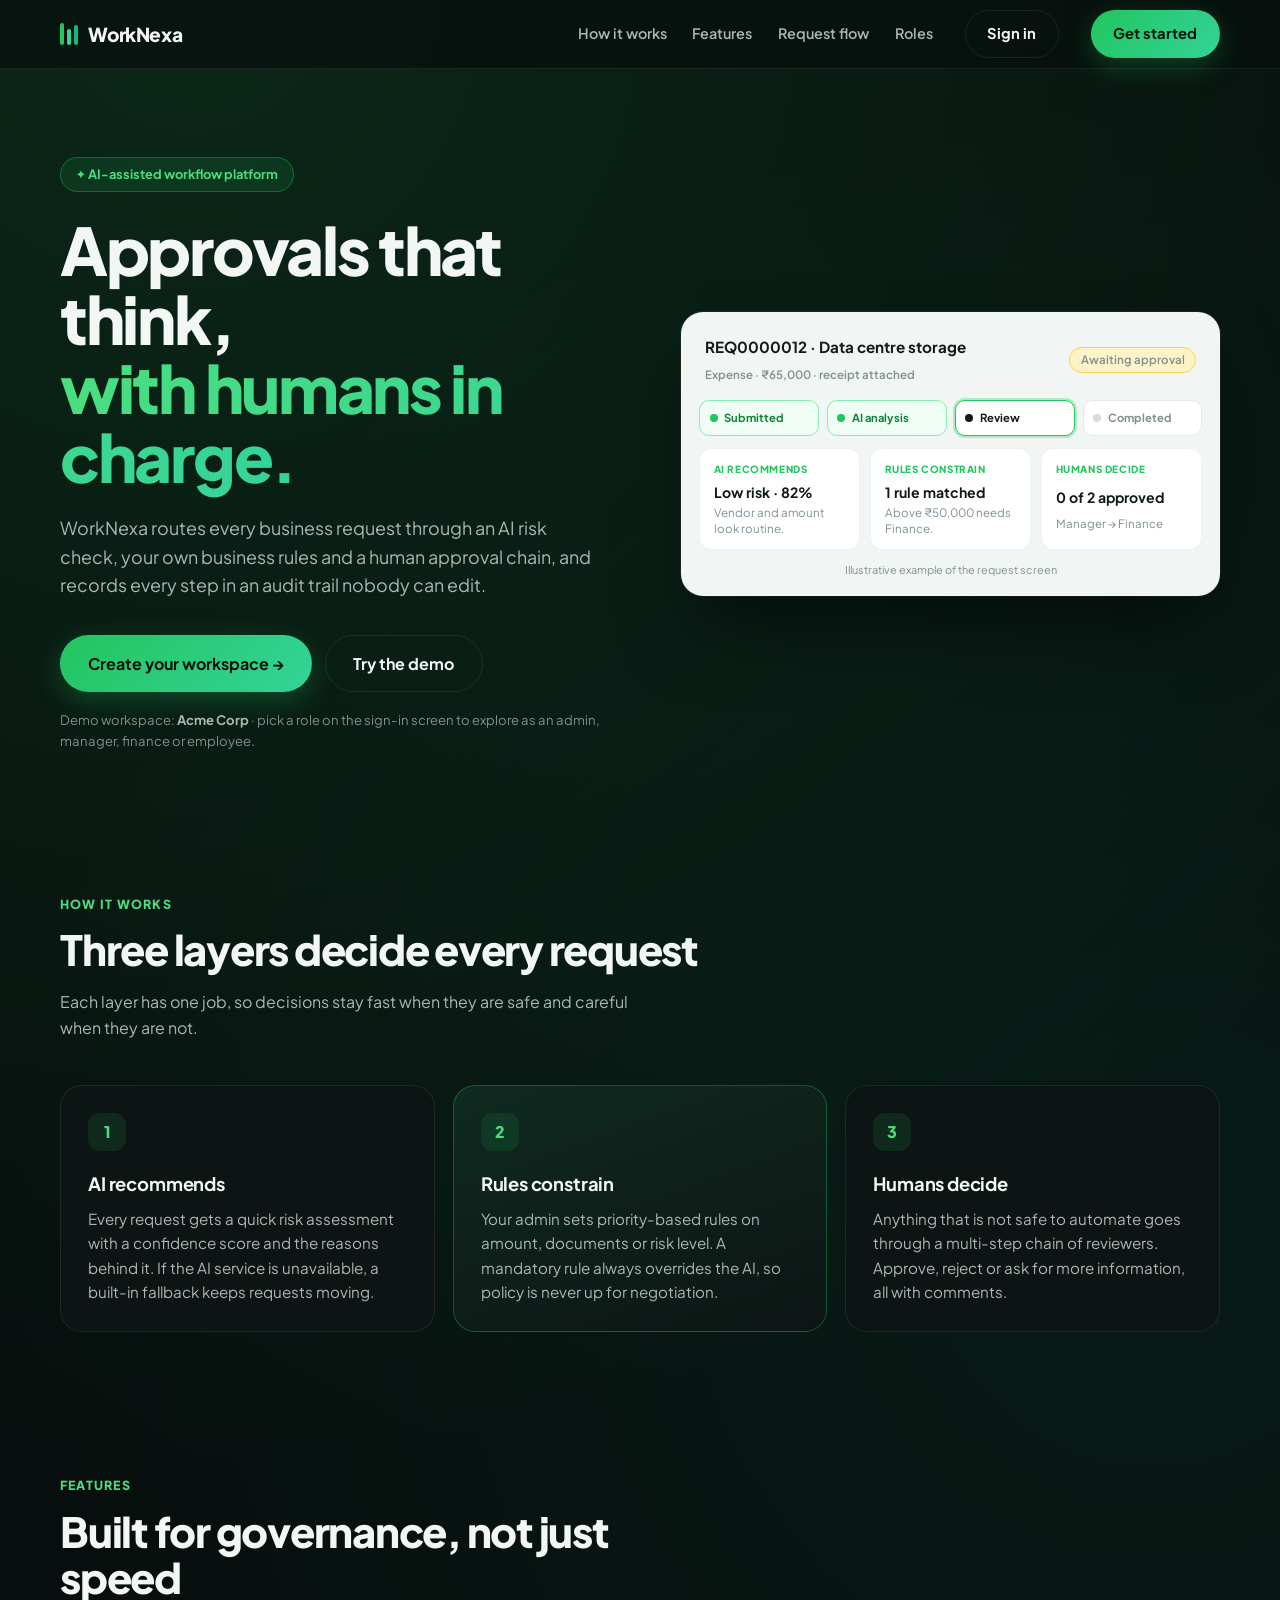
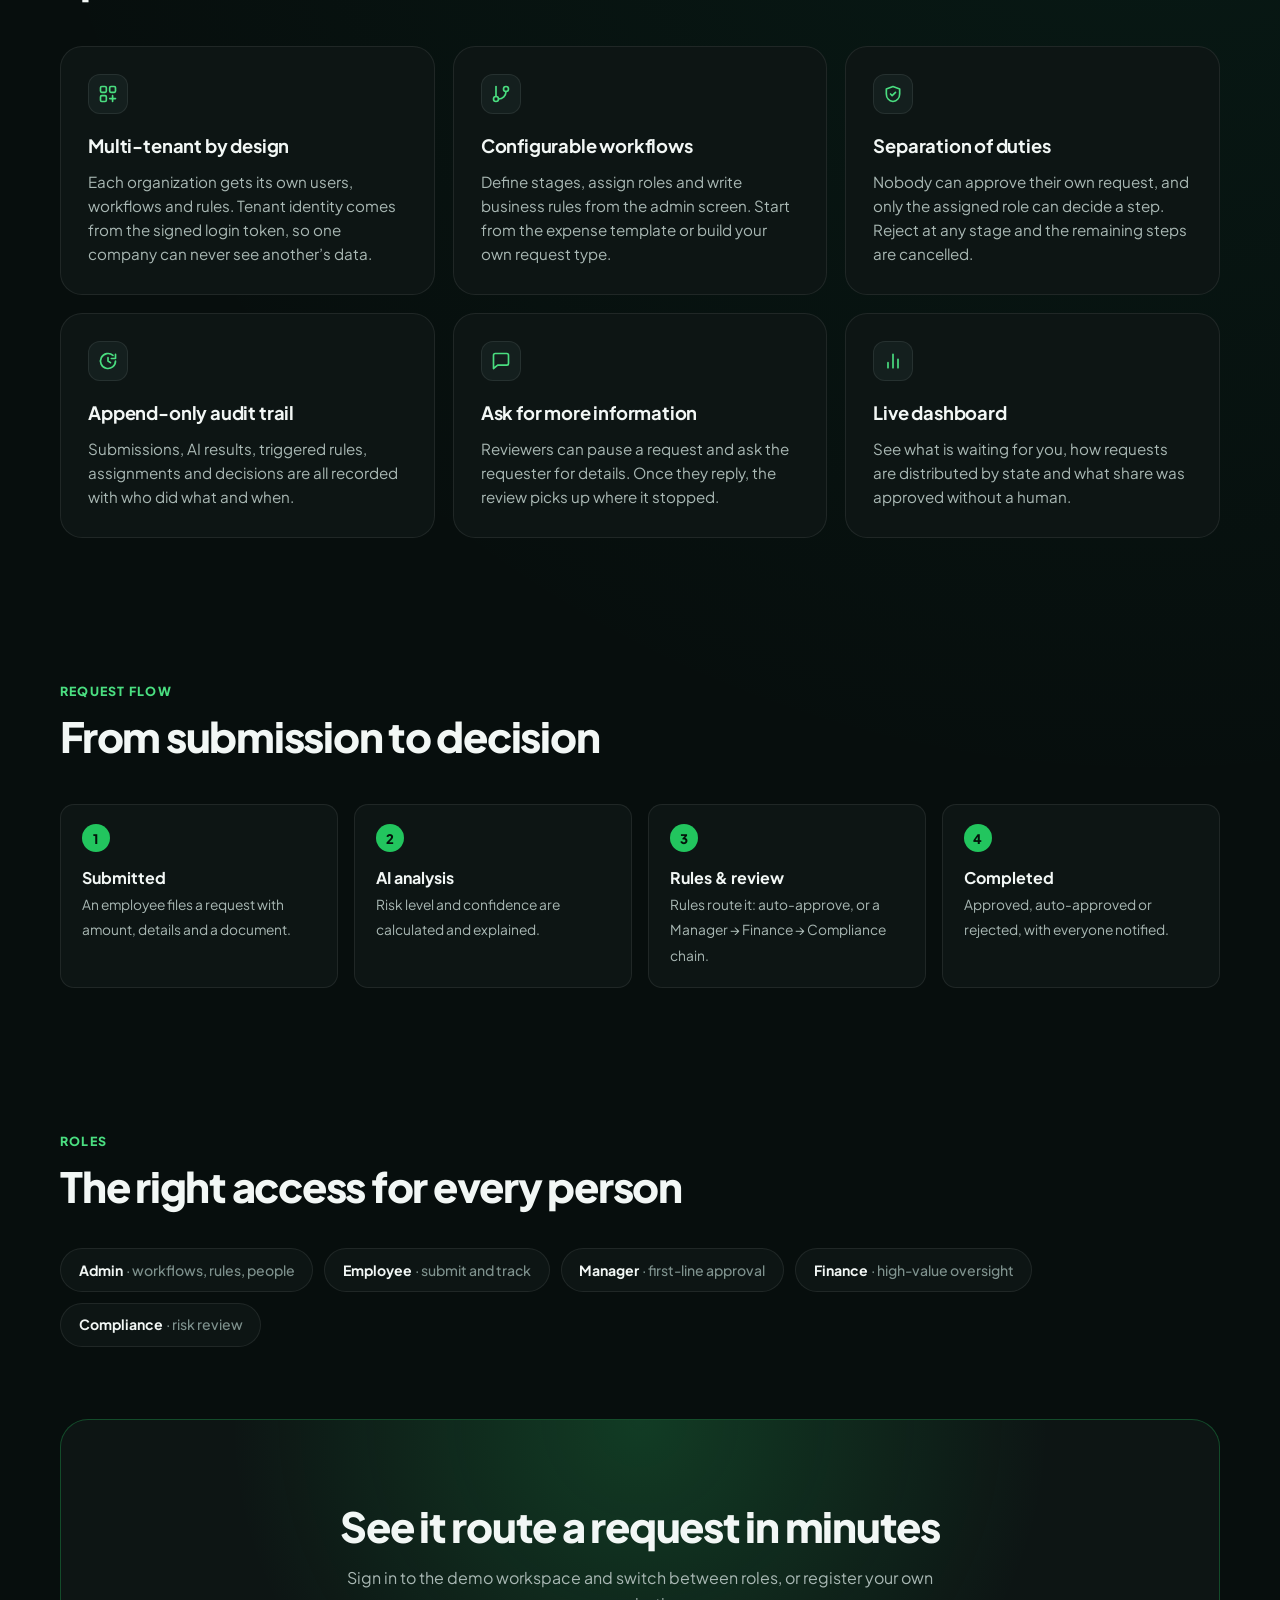
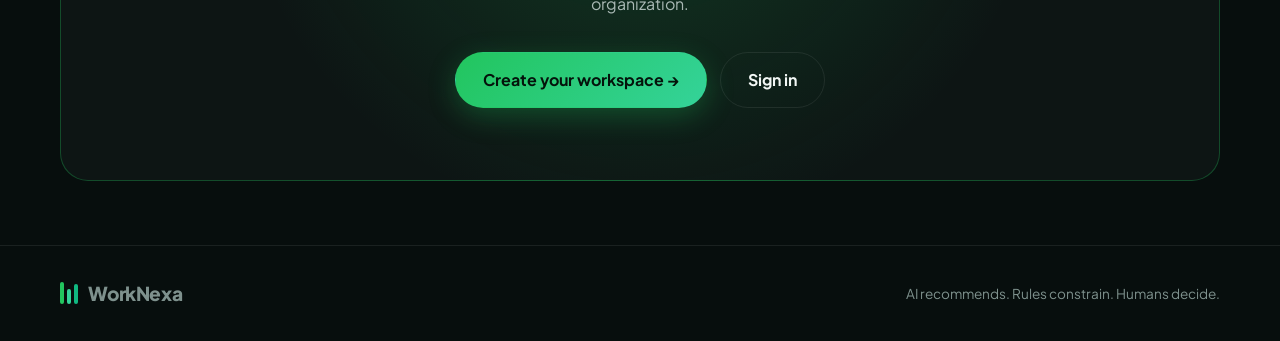
<file: src/main/resources/static/index.html>
<!doctype html>
<html lang="en">
<head>
  <meta charset="utf-8">
  <meta name="viewport" content="width=device-width, initial-scale=1">
  <title>WorkNexa — AI-Assisted Workflow Automation</title>
  <meta name="description" content="AI recommends, rules constrain, and humans decide. A multi-tenant workflow platform with configurable rules, approval chains and an append-only audit trail.">
  <link rel="icon" href="data:image/svg+xml,%3Csvg xmlns='http://www.w3.org/2000/svg' viewBox='0 0 32 32'%3E%3Crect width='32' height='32' rx='8' fill='%230f1717'/%3E%3Crect x='8' y='7' width='3.5' height='18' rx='1.75' fill='%2322c55e'/%3E%3Crect x='14.25' y='11' width='3.5' height='14' rx='1.75' fill='%2334d399'/%3E%3Crect x='20.5' y='6' width='3.5' height='19' rx='1.75' fill='%2310b981'/%3E%3C/svg%3E">
  <link rel="preconnect" href="https://fonts.googleapis.com">
  <link rel="preconnect" href="https://fonts.gstatic.com" crossorigin>
  <link href="https://fonts.googleapis.com/css2?family=Plus+Jakarta+Sans:wght@400;500;600;700;800&display=swap" rel="stylesheet">
  <style>
    :root {
      --bg: #070e0d; --surface: #0d1514; --surface-2: #141f1e; --line: rgba(255,255,255,.08);
      --text: #f2f7f5; --text-2: #a9b8b4; --text-3: #7e918d;
      --accent: #22c55e; --accent-light: #4ade80; --accent-mint: #34d399; --accent-soft: rgba(34,197,94,.12);
      --canvas: #f1f5f3; --ink: #111a19;
      --r: 14px; --r-lg: 22px; --font: 'Plus Jakarta Sans', system-ui, -apple-system, sans-serif;
    }
    * { box-sizing: border-box; }
    html { scroll-behavior: smooth; }
    body { margin: 0; background: var(--bg); color: var(--text); font: 16px/1.6 var(--font); -webkit-font-smoothing: antialiased;
      background-image: radial-gradient(circle at 15% 0%, rgba(34,197,94,.14) 0, transparent 40%), radial-gradient(circle at 90% 35%, rgba(16,185,129,.08) 0, transparent 45%); }
    a { color: inherit; text-decoration: none; }
    h1, h2, h3, p { margin: 0; }
    .wrap { width: min(1160px, 100% - 3rem); margin-inline: auto; }

    /* Nav */
    nav { position: sticky; top: 0; z-index: 20; backdrop-filter: blur(14px); background: rgba(7,14,13,.72); border-bottom: 1px solid var(--line); }
    .nav-in { display: flex; align-items: center; gap: 2rem; height: 68px; }
    .brand { display: flex; align-items: center; gap: .65rem; font-weight: 800; font-size: 1.2rem; letter-spacing: -.02em; }
    .bars { display: flex; align-items: flex-end; gap: 3px; height: 22px; }
    .bars i { width: 4px; border-radius: 3px; background: var(--accent); }
    .bars i:nth-child(1) { height: 100%; } .bars i:nth-child(2) { height: 72%; background: var(--accent-mint); } .bars i:nth-child(3) { height: 92%; background: #10b981; }
    .links { display: flex; gap: 1.6rem; margin-left: auto; font-size: .9rem; font-weight: 600; color: var(--text-2); }
    .links a:hover { color: var(--text); }
    .btn { display: inline-flex; align-items: center; gap: .5rem; font: inherit; font-weight: 700; font-size: .92rem; padding: .7rem 1.35rem; border-radius: 999px; border: 1px solid var(--line); color: var(--text); background: transparent; cursor: pointer; transition: transform .15s, background .15s; }
    .btn:hover { transform: translateY(-1px); background: rgba(255,255,255,.06); }
    .btn.solid { background: linear-gradient(135deg, var(--accent), var(--accent-mint)); color: #04130b; border-color: transparent; box-shadow: 0 8px 28px rgba(34,197,94,.28); }
    .btn.solid:hover { background: linear-gradient(135deg, var(--accent-light), var(--accent-mint)); }
    .btn.lg { padding: .9rem 1.7rem; font-size: 1rem; }

    /* Hero */
    .hero { padding: 5.5rem 0 4.5rem; display: grid; grid-template-columns: 1.05fr 1fr; gap: 3.5rem; align-items: center; }
    .badge { display: inline-flex; gap: .4rem; align-items: center; font-size: .8rem; font-weight: 700; color: var(--accent-light); background: var(--accent-soft); border: 1px solid rgba(34,197,94,.35); padding: .4rem .9rem; border-radius: 999px; margin-bottom: 1.5rem; }
    h1 { font-size: clamp(2.5rem, 5.2vw, 4.1rem); line-height: 1.05; font-weight: 800; letter-spacing: -.035em; }
    .grad { background: linear-gradient(90deg, var(--accent-light), var(--accent-mint)); -webkit-background-clip: text; background-clip: text; color: transparent; }
    .lead { margin-top: 1.4rem; font-size: 1.12rem; color: var(--text-2); max-width: 34rem; }
    .cta { display: flex; gap: .8rem; flex-wrap: wrap; margin-top: 2.2rem; }
    .fine { margin-top: 1.1rem; font-size: .82rem; color: var(--text-3); }
    .fine b { color: var(--text-2); }

    /* Product preview */
    .preview { background: var(--canvas); color: var(--ink); border-radius: var(--r-lg); padding: 1.1rem; box-shadow: 0 40px 80px -20px rgba(0,0,0,.6), 0 0 0 1px rgba(255,255,255,.06); }
    .pv-top { display: flex; align-items: center; justify-content: space-between; padding: .3rem .4rem .9rem; }
    .pv-top b { font-size: .95rem; } .pv-top span { font-size: .72rem; color: #7e918d; font-weight: 600; }
    .pill { display: inline-block; font-size: .72rem; font-weight: 700; padding: .18rem .65rem; border-radius: 999px; background: #fef3c7; color: #b45309; border: 1px solid #fcd34d; }
    .pv-steps { display: grid; grid-template-columns: repeat(4, 1fr); gap: .5rem; margin-bottom: .8rem; }
    .pv-steps div { background: #fff; border: 1px solid #e3eae7; border-radius: 10px; padding: .5rem .6rem; font-size: .7rem; font-weight: 700; color: #7e918d; display: flex; align-items: center; gap: .4rem; }
    .pv-steps div::before { content: ""; width: 8px; height: 8px; border-radius: 50%; background: #d4dedb; flex: none; }
    .pv-steps .done { background: #f0fdf4; border-color: #86efac; color: #15803d; } .pv-steps .done::before { background: var(--accent); }
    .pv-steps .now { border-color: var(--accent); box-shadow: 0 0 0 2px rgba(34,197,94,.3); color: var(--ink); } .pv-steps .now::before { background: var(--ink); }
    .pv-verdict { display: grid; grid-template-columns: repeat(3, 1fr); gap: .6rem; }
    .pv-verdict div { background: #fff; border: 1px solid #edf2f0; border-radius: 12px; padding: .8rem .85rem; display: grid; gap: .15rem; }
    .pv-verdict small { font-size: .62rem; font-weight: 800; letter-spacing: .06em; text-transform: uppercase; color: var(--accent); }
    .pv-verdict strong { font-size: .88rem; } .pv-verdict span { font-size: .72rem; color: #7e918d; line-height: 1.35; }
    .pv-note { margin-top: .7rem; text-align: center; font-size: .68rem; color: #7e918d; }

    /* Sections */
    section { padding: 4.5rem 0; }
    .eyebrow { font-size: .78rem; font-weight: 800; letter-spacing: .1em; text-transform: uppercase; color: var(--accent-light); }
    h2 { font-size: clamp(1.8rem, 3.4vw, 2.6rem); line-height: 1.12; font-weight: 800; letter-spacing: -.03em; margin-top: .7rem; max-width: 40rem; }
    .sub { margin-top: 1rem; color: var(--text-2); max-width: 38rem; }

    .trio { display: grid; grid-template-columns: repeat(3, 1fr); gap: 1.1rem; margin-top: 2.8rem; }
    .card { background: var(--surface); border: 1px solid var(--line); border-radius: var(--r-lg); padding: 1.7rem; transition: border-color .15s, transform .15s; }
    .card:hover { border-color: rgba(34,197,94,.4); transform: translateY(-3px); }
    .num { width: 38px; height: 38px; border-radius: 12px; display: grid; place-items: center; background: var(--accent-soft); color: var(--accent-light); font-weight: 800; margin-bottom: 1.1rem; }
    .card h3 { font-size: 1.15rem; font-weight: 700; letter-spacing: -.01em; }
    .card p { margin-top: .55rem; color: var(--text-2); font-size: .95rem; }
    .card.hl { background: linear-gradient(160deg, #0f2a20, var(--surface)); border-color: rgba(34,197,94,.35); }

    .grid { display: grid; grid-template-columns: repeat(3, 1fr); gap: 1.1rem; margin-top: 2.8rem; }
    .ico { width: 40px; height: 40px; border-radius: 12px; display: grid; place-items: center; background: var(--surface-2); border: 1px solid var(--line); margin-bottom: 1.1rem; color: var(--accent-light); }
    .ico svg { width: 20px; height: 20px; }

    .flow { margin-top: 2.8rem; display: grid; grid-template-columns: repeat(4, 1fr); gap: 1rem; counter-reset: s; }
    .flow div { position: relative; background: var(--surface); border: 1px solid var(--line); border-radius: var(--r); padding: 1.2rem 1.3rem; }
    .flow div::before { counter-increment: s; content: counter(s); display: grid; place-items: center; width: 28px; height: 28px; border-radius: 50%; background: var(--accent); color: #04130b; font-weight: 800; font-size: .82rem; margin-bottom: .8rem; }
    .flow b { display: block; } .flow span { font-size: .86rem; color: var(--text-2); }

    .roles { margin-top: 2.4rem; display: flex; flex-wrap: wrap; gap: .7rem; }
    .role { padding: .6rem 1.1rem; border-radius: 999px; background: var(--surface); border: 1px solid var(--line); font-size: .88rem; font-weight: 700; }
    .role span { color: var(--text-3); font-weight: 500; }

    .final { text-align: center; padding: 4.5rem 1.5rem; margin-bottom: 4rem; background: radial-gradient(circle at 50% 0, rgba(34,197,94,.22), transparent 60%), var(--surface); border: 1px solid rgba(34,197,94,.3); border-radius: 28px; }
    .final h2 { margin-inline: auto; } .final .sub { margin-inline: auto; } .final .cta { justify-content: center; }

    footer { border-top: 1px solid var(--line); padding: 2rem 0; color: var(--text-3); font-size: .85rem; }
    .foot { display: flex; justify-content: space-between; gap: 1rem; flex-wrap: wrap; align-items: center; }

    @media (max-width: 960px) {
      .hero { grid-template-columns: 1fr; padding-top: 3.5rem; }
      .trio, .grid { grid-template-columns: 1fr; }
      .flow { grid-template-columns: 1fr 1fr; }
      .links { display: none; } .nav-in .btn.ghost { margin-left: auto; }
    }
    @media (max-width: 520px) { .flow { grid-template-columns: 1fr; } .pv-verdict { grid-template-columns: 1fr; } .pv-steps { grid-template-columns: 1fr 1fr; } }
    @media (prefers-reduced-motion: reduce) { * { transition: none !important; } html { scroll-behavior: auto; } }
  </style>
</head>
<body>
  <nav>
    <div class="wrap nav-in">
      <a class="brand" href="/"><span class="bars"><i></i><i></i><i></i></span>WorkNexa</a>
      <div class="links"><a href="#how">How it works</a><a href="#features">Features</a><a href="#flow">Request flow</a><a href="#roles">Roles</a></div>
      <a class="btn ghost" href="/app.html#/login">Sign in</a>
      <a class="btn solid" href="/app.html#/register">Get started</a>
    </div>
  </nav>

  <header class="wrap hero">
    <div>
      <div class="badge">✦ AI-assisted workflow platform</div>
      <h1>Approvals that think,<br><span class="grad">with humans in charge.</span></h1>
      <p class="lead">WorkNexa routes every business request through an AI risk check, your own business rules and a human approval chain, and records every step in an audit trail nobody can edit.</p>
      <div class="cta">
        <a class="btn solid lg" href="/app.html#/register">Create your workspace →</a>
        <a class="btn lg" href="/app.html#/login">Try the demo</a>
      </div>
      <p class="fine">Demo workspace: <b>Acme Corp</b> · pick a role on the sign-in screen to explore as an admin, manager, finance or employee.</p>
    </div>

    <div class="preview" aria-label="Example request screen">
      <div class="pv-top"><div><b>REQ0000012 · Data centre storage</b><br><span>Expense · ₹65,000 · receipt attached</span></div><span class="pill">Awaiting approval</span></div>
      <div class="pv-steps"><div class="done">Submitted</div><div class="done">AI analysis</div><div class="now">Review</div><div>Completed</div></div>
      <div class="pv-verdict">
        <div><small>AI recommends</small><strong>Low risk · 82%</strong><span>Vendor and amount look routine.</span></div>
        <div><small>Rules constrain</small><strong>1 rule matched</strong><span>Above ₹50,000 needs Finance.</span></div>
        <div><small>Humans decide</small><strong>0 of 2 approved</strong><span>Manager → Finance</span></div>
      </div>
      <p class="pv-note">Illustrative example of the request screen</p>
    </div>
  </header>

  <section id="how">
    <div class="wrap">
      <div class="eyebrow">How it works</div>
      <h2>Three layers decide every request</h2>
      <p class="sub">Each layer has one job, so decisions stay fast when they are safe and careful when they are not.</p>
      <div class="trio">
        <div class="card"><div class="num">1</div><h3>AI recommends</h3><p>Every request gets a quick risk assessment with a confidence score and the reasons behind it. If the AI service is unavailable, a built-in fallback keeps requests moving.</p></div>
        <div class="card hl"><div class="num">2</div><h3>Rules constrain</h3><p>Your admin sets priority-based rules on amount, documents or risk level. A mandatory rule always overrides the AI, so policy is never up for negotiation.</p></div>
        <div class="card"><div class="num">3</div><h3>Humans decide</h3><p>Anything that is not safe to automate goes through a multi-step chain of reviewers. Approve, reject or ask for more information, all with comments.</p></div>
      </div>
    </div>
  </section>

  <section id="features">
    <div class="wrap">
      <div class="eyebrow">Features</div>
      <h2>Built for governance, not just speed</h2>
      <div class="grid">
        <div class="card"><div class="ico"><svg viewBox="0 0 24 24" fill="none" stroke="currentColor" stroke-width="2" stroke-linecap="round" stroke-linejoin="round"><rect x="3" y="3" width="7" height="7" rx="1.5"/><rect x="14" y="3" width="7" height="7" rx="1.5"/><rect x="3" y="14" width="7" height="7" rx="1.5"/><path d="M14 17.5h7M17.5 14v7"/></svg></div><h3>Multi-tenant by design</h3><p>Each organization gets its own users, workflows and rules. Tenant identity comes from the signed login token, so one company can never see another’s data.</p></div>
        <div class="card"><div class="ico"><svg viewBox="0 0 24 24" fill="none" stroke="currentColor" stroke-width="2" stroke-linecap="round" stroke-linejoin="round"><path d="M6 3v12"/><circle cx="18" cy="6" r="3"/><circle cx="6" cy="18" r="3"/><path d="M18 9a9 9 0 0 1-9 9"/></svg></div><h3>Configurable workflows</h3><p>Define stages, assign roles and write business rules from the admin screen. Start from the expense template or build your own request type.</p></div>
        <div class="card"><div class="ico"><svg viewBox="0 0 24 24" fill="none" stroke="currentColor" stroke-width="2" stroke-linecap="round" stroke-linejoin="round"><path d="M9 12l2 2 4-4"/><path d="M12 3l8 3v6c0 4.5-3.2 8.3-8 9-4.8-.7-8-4.5-8-9V6z"/></svg></div><h3>Separation of duties</h3><p>Nobody can approve their own request, and only the assigned role can decide a step. Reject at any stage and the remaining steps are cancelled.</p></div>
        <div class="card"><div class="ico"><svg viewBox="0 0 24 24" fill="none" stroke="currentColor" stroke-width="2" stroke-linecap="round" stroke-linejoin="round"><path d="M21 12a9 9 0 1 1-3-6.7"/><path d="M21 4v5h-5"/><path d="M12 8v4l3 2"/></svg></div><h3>Append-only audit trail</h3><p>Submissions, AI results, triggered rules, assignments and decisions are all recorded with who did what and when.</p></div>
        <div class="card"><div class="ico"><svg viewBox="0 0 24 24" fill="none" stroke="currentColor" stroke-width="2" stroke-linecap="round" stroke-linejoin="round"><path d="M21 15a2 2 0 0 1-2 2H8l-5 4V5a2 2 0 0 1 2-2h14a2 2 0 0 1 2 2z"/></svg></div><h3>Ask for more information</h3><p>Reviewers can pause a request and ask the requester for details. Once they reply, the review picks up where it stopped.</p></div>
        <div class="card"><div class="ico"><svg viewBox="0 0 24 24" fill="none" stroke="currentColor" stroke-width="2" stroke-linecap="round" stroke-linejoin="round"><path d="M18 20V10M12 20V4M6 20v-6"/></svg></div><h3>Live dashboard</h3><p>See what is waiting for you, how requests are distributed by state and what share was approved without a human.</p></div>
      </div>
    </div>
  </section>

  <section id="flow">
    <div class="wrap">
      <div class="eyebrow">Request flow</div>
      <h2>From submission to decision</h2>
      <div class="flow">
        <div><b>Submitted</b><span>An employee files a request with amount, details and a document.</span></div>
        <div><b>AI analysis</b><span>Risk level and confidence are calculated and explained.</span></div>
        <div><b>Rules &amp; review</b><span>Rules route it: auto-approve, or a Manager → Finance → Compliance chain.</span></div>
        <div><b>Completed</b><span>Approved, auto-approved or rejected, with everyone notified.</span></div>
      </div>
    </div>
  </section>

  <section id="roles">
    <div class="wrap">
      <div class="eyebrow">Roles</div>
      <h2>The right access for every person</h2>
      <div class="roles">
        <div class="role">Admin <span>· workflows, rules, people</span></div>
        <div class="role">Employee <span>· submit and track</span></div>
        <div class="role">Manager <span>· first-line approval</span></div>
        <div class="role">Finance <span>· high-value oversight</span></div>
        <div class="role">Compliance <span>· risk review</span></div>
      </div>
    </div>
  </section>

  <div class="wrap">
    <div class="final">
      <h2>See it route a request in minutes</h2>
      <p class="sub">Sign in to the demo workspace and switch between roles, or register your own organization.</p>
      <div class="cta"><a class="btn solid lg" href="/app.html#/register">Create your workspace →</a><a class="btn lg" href="/app.html#/login">Sign in</a></div>
    </div>
  </div>

  <footer>
    <div class="wrap foot"><a class="brand" href="/"><span class="bars"><i></i><i></i><i></i></span>WorkNexa</a><span>AI recommends. Rules constrain. Humans decide.</span></div>
  </footer>
</body>
</html>
</file>
